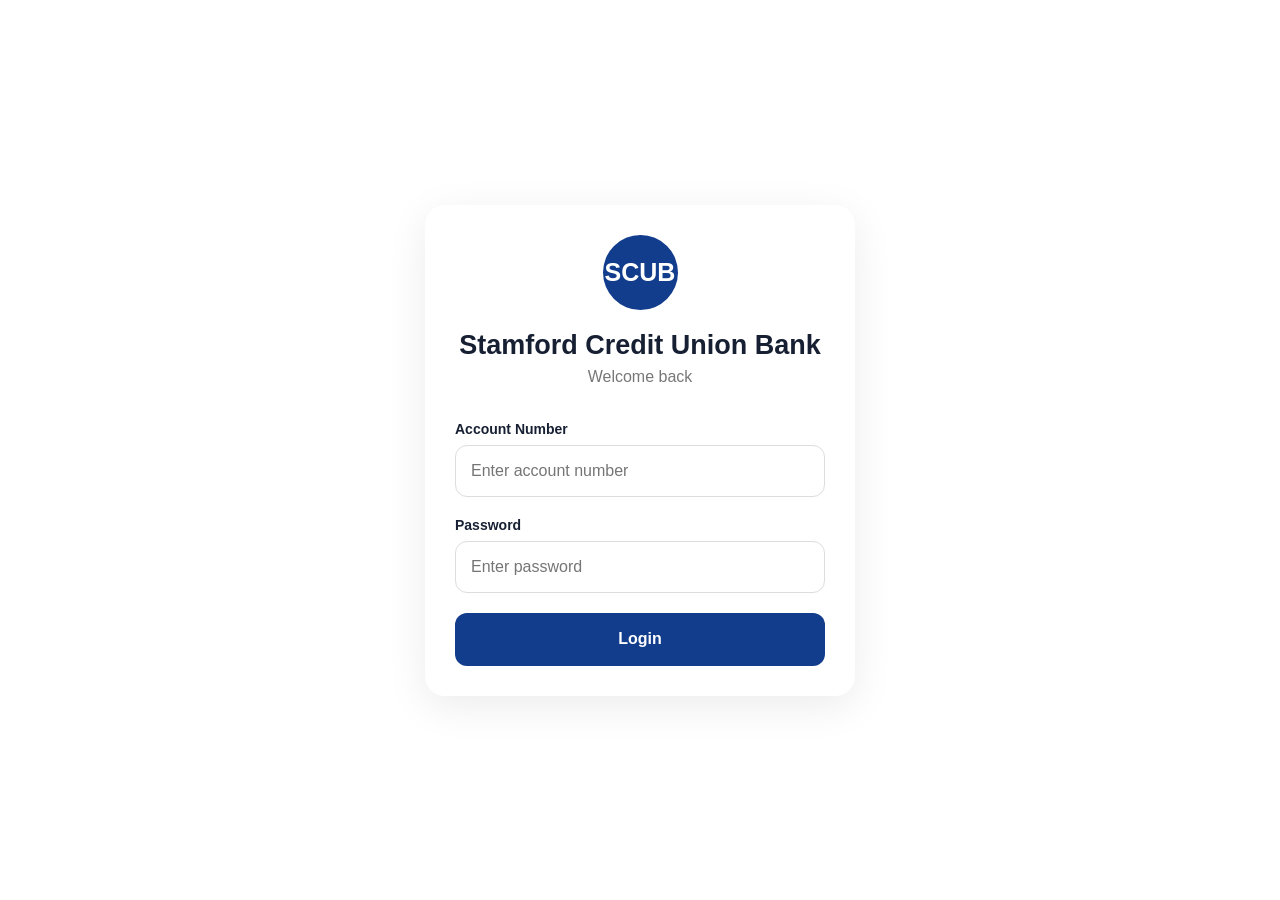
<file: index.html>
<!DOCTYPE html>
<html lang="en">

<head>
    <meta charset="UTF-8">

    <meta name="viewport"
          content="width=device-width,
          initial-scale=1.0,
          maximum-scale=1.0,
          user-scalable=no">

    <title>SCUB- Login</title>

    <link rel="stylesheet" href="Bank.css">
    <link rel="stylesheet" href="dashboard.html">
</head>

<body class="login-page">

    <div class="login-screen">

        <div class="logo">
            SCUB
        </div>

        <h1>Stamford Credit Union Bank</h1>

        <p class="welcome-text">
            Welcome back
        </p>

        <form id="loginForm">

            <div class="input-box">

                <label for="accountNumber">
                    Account Number
                </label>

                <input
                    type="tel"
                    id="accountNumber"
                    maxlength="10"
                    placeholder="Enter account number"
                    required
                >

            </div>


            <div class="input-box">

                <label for="password">
                    Password
                </label>

                <input
                    type="password"
                    id="password"
                    placeholder="Enter password"
                    required
                >

            </div>


            <p id="errorMessage"></p>


            <button
                type="submit"
                class="login-btn">

                Login

            </button>

        </form>

    </div>


    <script src="Bank.js"></script>

</body>

</html>
</file>
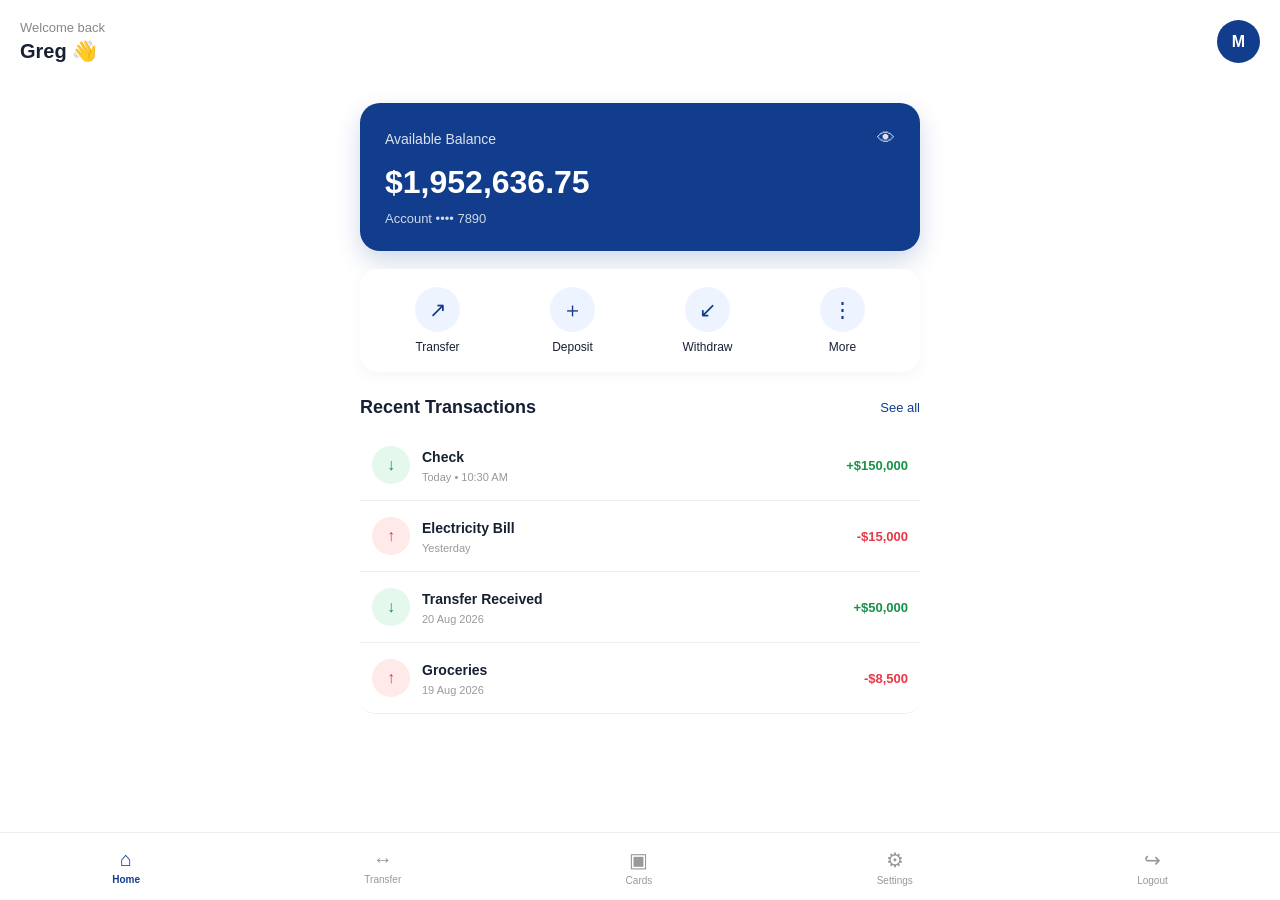
<file: Bank.html>
<!DOCTYPE html>
<html lang="en">

<head>

    <meta charset="UTF-8">

    <meta name="viewport"
          content="width=device-width,
          initial-scale=1.0,
          maximum-scale=1.0,
          user-scalable=no">

    <title>SCUB- Dashboard</title>

    <link rel="stylesheet" href="Bank.css">

</head>

<body class="dashboard-page">

    <header class="top-bar">

        <div>

            <p class="small-text">
                Welcome back
            </p>

            <h2>
                Greg 👋
            </h2>

        </div>

        <div class="profile">
            G
        </div>

    </header>


    <main class="app-content">


        <section class="balance-card">

            <div class="balance-header">

                <span>
                    Available Balance
                </span>

                <button
                    id="eyeButton"
                    type="button">
                    👁
                </button>

            </div>

            <h1 id="balance">
                 $1,952,636.75
            </h1>

            <p>
                Account •••• 7890
            </p>

        </section>

        <section class="quick-actions">

            <div class="action">

                <div class="action-icon">
                    ↗
                </div>

                <span>
                    Transfer
                </span>

            </div>


            <div class="action">

                <div class="action-icon">
                    ＋
                </div>

                <span>
                    Deposit
                </span>

            </div>


            <div class="action">

                <div class="action-icon">
                    ↙
                </div>

                <span>
                    Withdraw
                </span>

            </div>


            <div class="action">

                <div class="action-icon">
                    ⋮
                </div>

                <span>
                    More
                </span>

            </div>

        </section>


        <section class="transactions">

            <div class="section-title">

                <h2>
                    Recent Transactions
                </h2>

                <button type="button">
                    See all
                </button>

            </div>

            <div class="transaction">

                <div class="transaction-left">

                    <div class="transaction-icon income">
                        ↓
                    </div>

                    <div>

                        <strong>
                            Check
                        </strong>

                        <p>
                            Today • 10:30 AM
                        </p>

                    </div>

                </div>

                <span class="credit">
                    +$150,000
                </span>

            </div>


            <div class="transaction">

                <div class="transaction-left">

                    <div class="transaction-icon expense">
                        ↑
                    </div>

                    <div>

                        <strong>
                            Electricity Bill
                        </strong>

                        <p>
                            Yesterday
                        </p>

                    </div>

                </div>

                <span class="debit">
                    -$15,000
                </span>

            </div>


            <div class="transaction">

                <div class="transaction-left">

                    <div class="transaction-icon income">
                        ↓
                    </div>

                    <div>

                        <strong>
                            Transfer Received
                        </strong>

                        <p>
                            20 Aug 2026
                        </p>

                    </div>

                </div>

                <span class="credit">
                    +$50,000
                </span>

            </div>


            <div class="transaction">

                <div class="transaction-left">

                    <div class="transaction-icon expense">
                        ↑
                    </div>

                    <div>

                        <strong>
                            Groceries
                        </strong>

                        <p>
                            19 Aug 2026
                        </p>

                    </div>

                </div>

                <span class="debit">
                    -$8,500
                </span>

            </div>

        </section>

    </main>


    <nav class="bottom-nav">

        <div class="nav-item active">

            <span>
                ⌂
            </span>

            <p>
                Home
            </p>

        </div>


        <div class="nav-item">

            <span>
                ↔
            </span>

            <p>
                Transfer
            </p>

        </div>


        <div class="nav-item">

            <span>
                ▣
            </span>

            <p>
                Cards
            </p>

        </div>


        <div class="nav-item">

            <span>
                ⚙
            </span>

            <p>
                Settings
            </p>

        </div>


        <div
            class="nav-item"
            id="logoutBtn">

            <span>
                ↪
            </span>

            <p>
                Logout
            </p>

        </div>

    </nav>


    <script src="Bank.js"></script>

</body>

</html>
</file>
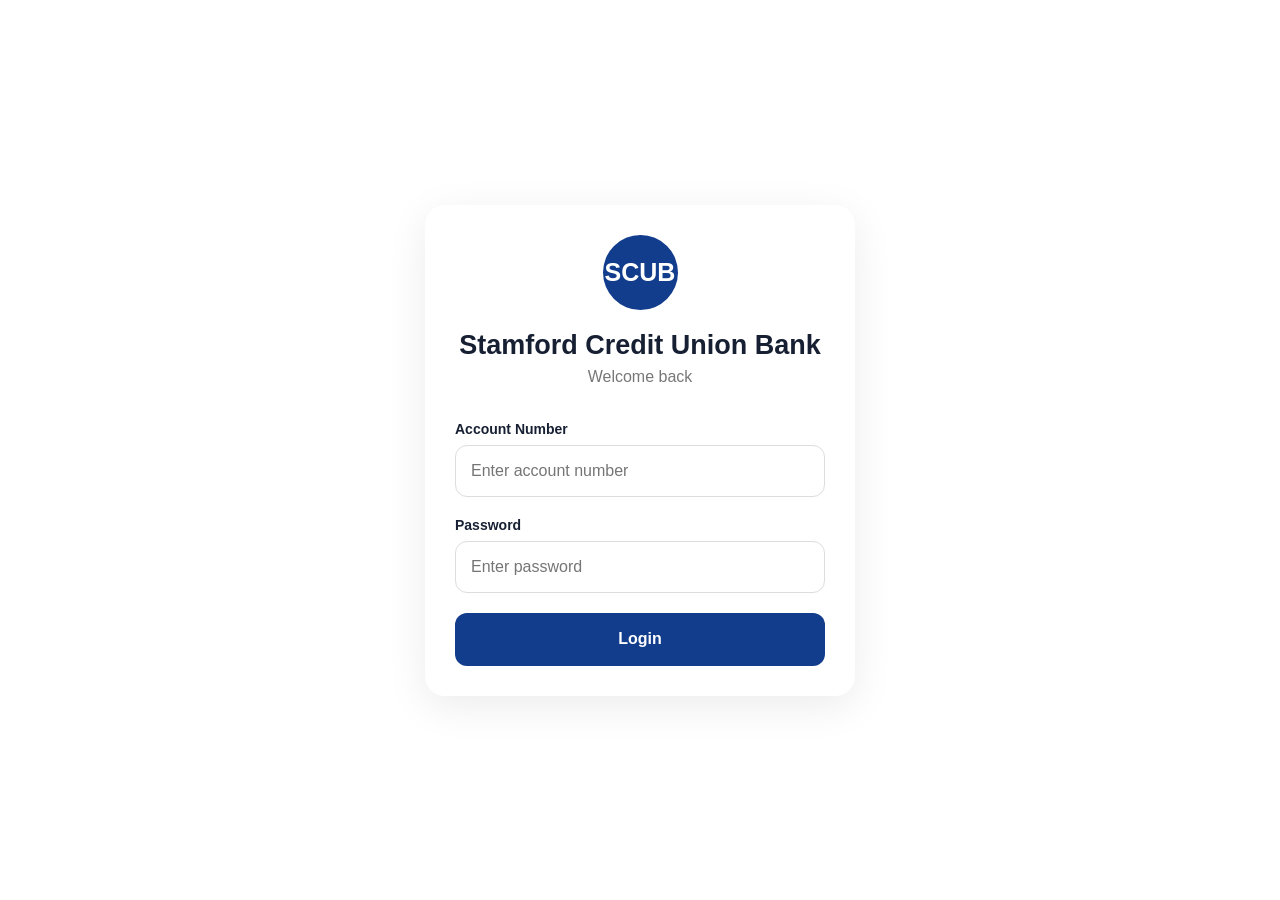
<file: Login.html>
<!DOCTYPE html>
<html lang="en">

<head>
    <meta charset="UTF-8">

    <meta name="viewport"
          content="width=device-width,
          initial-scale=1.0,
          maximum-scale=1.0,
          user-scalable=no">

    <title>SCUB- Login</title>

    <link rel="stylesheet" href="Bank.css">
</head>

<body class="login-page">

    <div class="login-screen">

        <div class="logo">
            SCUB
        </div>

        <h1>Stamford Credit Union Bank</h1>

        <p class="welcome-text">
            Welcome back
        </p>

        <form id="loginForm">

            <div class="input-box">

                <label for="accountNumber">
                    Account Number
                </label>

                <input
                    type="tel"
                    id="accountNumber"
                    maxlength="10"
                    placeholder="Enter account number"
                    required
                >

            </div>


            <div class="input-box">

                <label for="password">
                    Password
                </label>

                <input
                    type="password"
                    id="password"
                    placeholder="Enter password"
                    required
                >

            </div>


            <p id="errorMessage"></p>


            <button
                type="submit"
                class="login-btn">

                Login

            </button>

        </form>

    </div>


    <script src="Bank.js"></script>

</body>

</html>
</file>
<file: Bank.css>
* {
    margin: 0;
    padding: 0;
    box-sizing: border-box;
    font-family: Arial, sans-serif;
}

body {
    background:#FFFFFF;
    color: #172033;
}


.login-page {
    min-height: 100vh;

    display: flex;
    justify-content: center;
    align-items: center;

    padding: 20px;
}

.login-screen {
    width: 100%;
    max-width: 430px;
}

.logo {
    width: 75px;
    height: 75px;

    border-radius: 50%;

    background: #123c8c;
    color: white;

    display: flex;
    justify-content: center;
    align-items: center;

    font-size: 25px;
    font-weight: bold;

    margin: 0 auto 20px;
}

.login-screen h1 {
    text-align: center;
    font-size: 27px;
}

.welcome-text {
    text-align: center;

    color: #777;

    margin-top: 7px;
    margin-bottom: 35px;
}


.input-box {
    margin-bottom: 20px;
}

.input-box label {
    display: block;

    font-size: 14px;
    font-weight: bold;

    margin-bottom: 8px;
}

.input-box input {
    width: 100%;
    height: 52px;

    border: 1px solid #ddd;
    border-radius: 12px;

    padding: 0 15px;

    font-size: 16px;

    outline: none;

    background: white;
}

.input-box input:focus {
    border-color: #123c8c;
}


.login-btn {
    width: 100%;
    height: 53px;

    border: none;
    border-radius: 12px;

    background: #123c8c;
    color: white;

    font-size: 16px;
    font-weight: bold;

    cursor: pointer;
}

.login-btn:active {
    transform: scale(0.98);
}



#errorMessage {
    color: #e63946;

    text-align: center;

    margin-bottom: 15px;

    font-size: 14px;
}



.demo-box {
    background: #eaf1ff;

    border-radius: 12px;

    padding: 15px;

    margin-top: 25px;

    font-size: 13px;
}

.demo-box p {
    margin-top: 5px;
}

.demo-text {
    text-align: center;

    color: #999;

    font-size: 11px;

    margin-top: 20px;
}


.dashboard-page {
    min-height: 100vh;

    padding-bottom: 80px;
}



.top-bar {
    background: white;

    padding: 20px;

    display: flex;

    justify-content: space-between;

    align-items: center;
}

.small-text {
    color: #888;

    font-size: 13px;

    margin-bottom: 4px;
}

.top-bar h2 {
    font-size: 20px;
}

.profile {
    width: 43px;
    height: 43px;

    border-radius: 50%;

    background: #123c8c;
    color: white;

    display: flex;

    align-items: center;
    justify-content: center;

    font-weight: bold;
}



.app-content {
    padding: 20px;
}


/* BALANCE CARD */

.balance-card {
    background: #123c8c;

    color: white;

    border-radius: 20px;

    padding: 25px;

    box-shadow:
        0 10px 25px
        rgba(18, 60, 140, 0.2);
}

.balance-header {
    display: flex;

    justify-content: space-between;

    align-items: center;

    font-size: 14px;

    opacity: 0.85;
}

.balance-header button {
    background: none;

    border: none;

    color: white;

    font-size: 18px;

    cursor: pointer;
}

.balance-card h1 {
    font-size: 32px;

    margin: 15px 0 10px;
}

.balance-card p {
    font-size: 13px;

    opacity: 0.8;
}


/* =========================
   QUICK ACTIONS
========================= */

.quick-actions {
    background: white;

    border-radius: 18px;

    margin-top: 18px;

    padding: 18px 10px;

    display: grid;

    grid-template-columns:
        repeat(4, 1fr);

    box-shadow:
        0 4px 15px
        rgba(0, 0, 0, 0.04);
}

.action {
    text-align: center;

    font-size: 12px;
}

.action-icon {
    width: 45px;
    height: 45px;

    margin: auto;

    margin-bottom: 8px;

    border-radius: 50%;

    background: #edf3ff;

    color: #123c8c;

    display: flex;

    justify-content: center;

    align-items: center;

    font-size: 21px;
}


/* =========================
   TRANSACTIONS
========================= */

.transactions {
    margin-top: 25px;
}

.section-title {
    display: flex;

    justify-content: space-between;

    align-items: center;

    margin-bottom: 12px;
}

.section-title h2 {
    font-size: 18px;
}

.section-title button {
    border: none;

    background: none;

    color: #123c8c;

    font-size: 13px;

    cursor: pointer;
}


.transaction {
    background: white;

    padding: 16px 12px;

    border-bottom:
        1px solid #eee;

    display: flex;

    justify-content: space-between;

    align-items: center;
}

.transaction:first-of-type {
    border-radius:
        15px 15px 0 0;
}

.transaction:last-child {
    border-radius:
        0 0 15px 15px;
}


.transaction-left {
    display: flex;

    align-items: center;

    gap: 12px;
}

.transaction-left strong {
    font-size: 14px;
}

.transaction-left p {
    color: #999;

    font-size: 11px;

    margin-top: 5px;
}


/* TRANSACTION ICONS */

.transaction-icon {
    width: 38px;
    height: 38px;

    border-radius: 50%;

    display: flex;

    justify-content: center;

    align-items: center;

    font-weight: bold;
}

.income {
    background: #e5f8ed;

    color: #159447;
}

.expense {
    background: #ffe9e9;

    color: #e63946;
}


/* AMOUNTS */

.credit {
    color: #159447;

    font-size: 13px;

    font-weight: bold;
}

.debit {
    color: #e63946;

    font-size: 13px;

    font-weight: bold;
}


/* =========================
   BOTTOM NAVIGATION
========================= */

.bottom-nav {
    position: fixed;

    bottom: 0;

    left: 0;

    right: 0;

    height: 68px;

    background: white;

    display: flex;

    justify-content:
        space-around;

    align-items: center;

    border-top:
        1px solid #eee;

    z-index: 100;
}

.nav-item {
    text-align: center;

    color: #999;

    font-size: 10px;

    cursor: pointer;
}

.nav-item span {
    display: block;

    font-size: 20px;

    margin-bottom: 3px;
}

.nav-item p {
    font-size: 10px;
}

.nav-item.active {
    color: #123c8c;

    font-weight: bold;
}


/* =========================
   TABLET / LARGE SCREEN
========================= */

@media (min-width: 600px) {

    .login-screen {
        padding: 30px;

        background: white;

        border-radius: 20px;

        box-shadow:
            0 10px 40px
            rgba(0, 0, 0, 0.08);
    }

    .app-content {
        max-width: 600px;

        margin: auto;
    }

}
</file>
